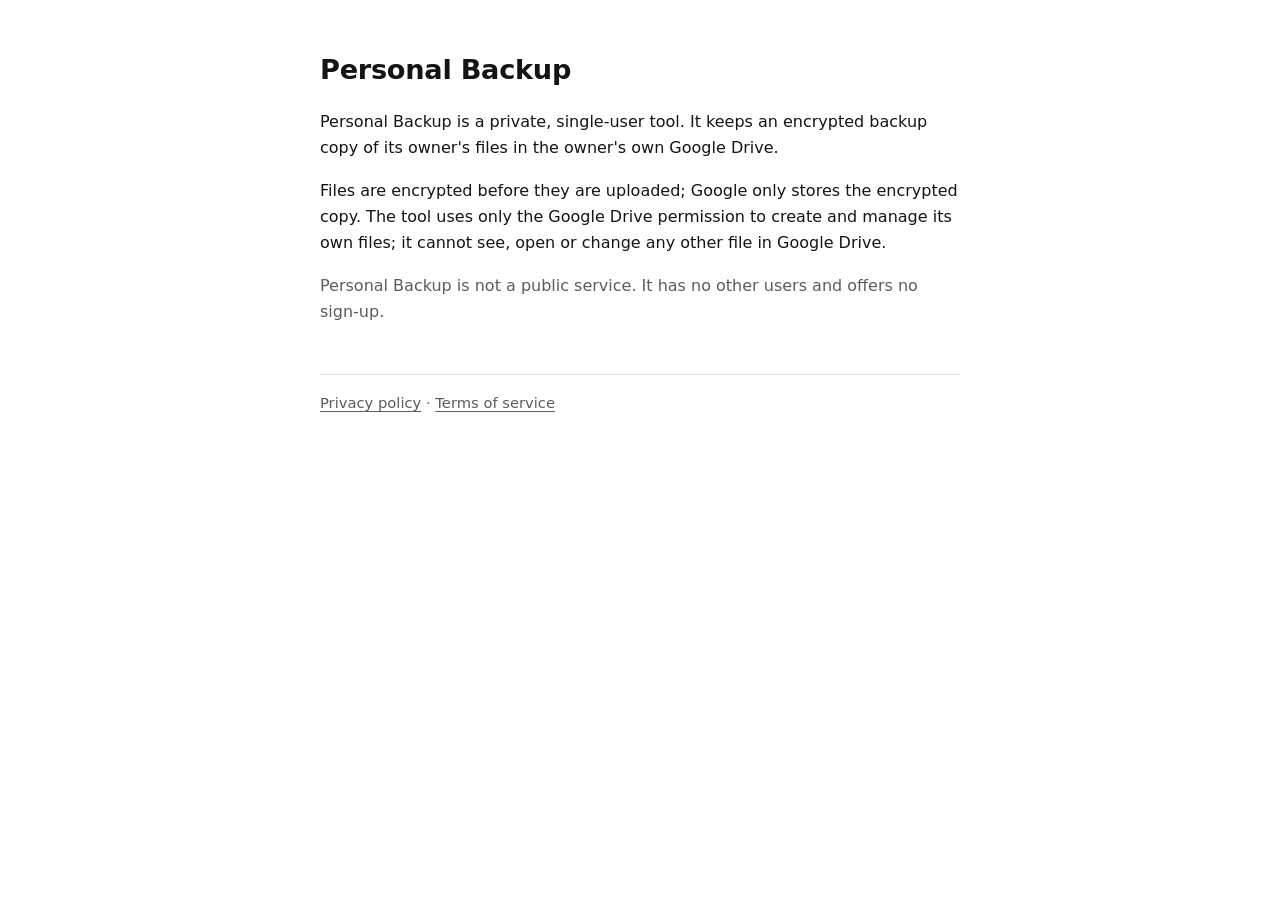
<file: index.html>
<!doctype html>
<html lang="en">
<head>
<meta charset="utf-8">
<meta name="viewport" content="width=device-width, initial-scale=1">
<title>Personal Backup</title>
<meta name="description" content="Personal Backup - a private, single-user tool that keeps an encrypted backup copy of its owner's files in the owner's own Google Drive.">
<link rel="stylesheet" href="style.css">
</head>
<body>
<h1>Personal Backup</h1>
<p>Personal Backup is a private, single-user tool. It keeps an encrypted backup copy of its owner's files in the owner's own Google Drive.</p>
<p>Files are encrypted before they are uploaded; Google only stores the encrypted copy. The tool uses only the Google Drive permission to create and manage its own files; it cannot see, open or change any other file in Google Drive.</p>
<p class="mut">Personal Backup is not a public service. It has no other users and offers no sign-up.</p>
<footer><a href="privacy.html">Privacy policy</a> &middot; <a href="terms.html">Terms of service</a></footer>
</body>
</html>
</file>
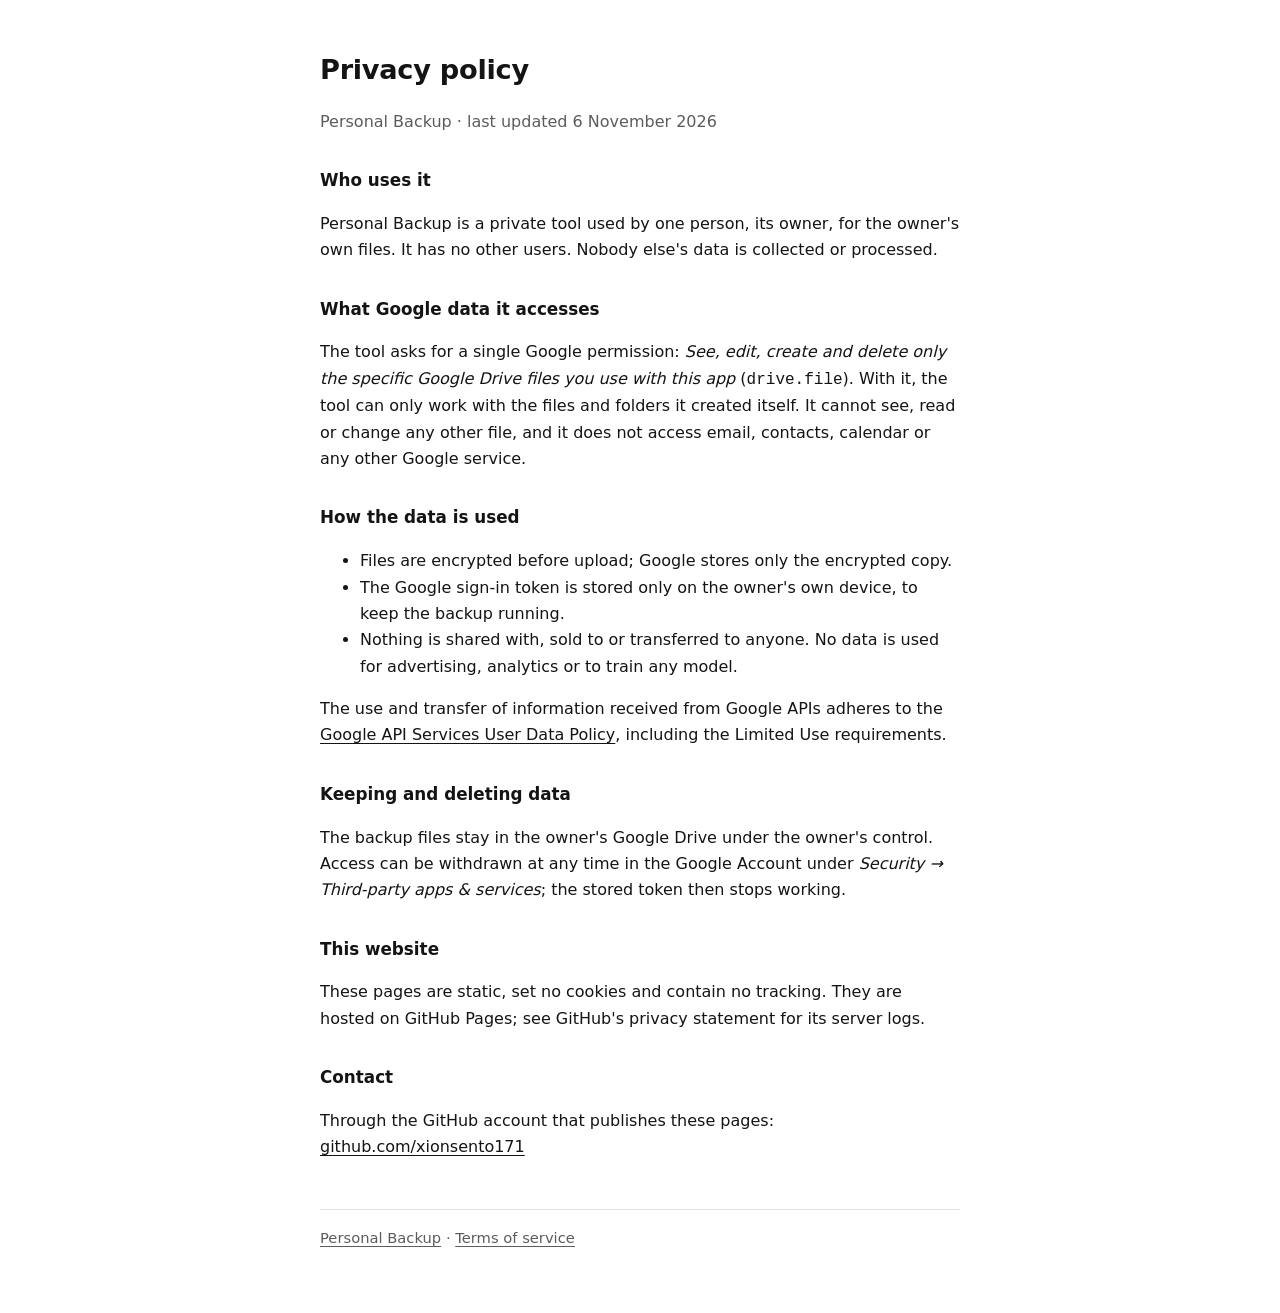
<file: privacy.html>
<!doctype html>
<html lang="en">
<head>
<meta charset="utf-8">
<meta name="viewport" content="width=device-width, initial-scale=1">
<title>Privacy policy - Personal Backup</title>
<link rel="stylesheet" href="style.css">
</head>
<body>
<h1>Privacy policy</h1>
<p class="mut">Personal Backup &middot; last updated 6 November 2026</p>

<h2>Who uses it</h2>
<p>Personal Backup is a private tool used by one person, its owner, for the owner's own files. It has no other users. Nobody else's data is collected or processed.</p>

<h2>What Google data it accesses</h2>
<p>The tool asks for a single Google permission: <em>See, edit, create and delete only the specific Google Drive files you use with this app</em> (<code>drive.file</code>). With it, the tool can only work with the files and folders it created itself. It cannot see, read or change any other file, and it does not access email, contacts, calendar or any other Google service.</p>

<h2>How the data is used</h2>
<ul>
<li>Files are encrypted before upload; Google stores only the encrypted copy.</li>
<li>The Google sign-in token is stored only on the owner's own device, to keep the backup running.</li>
<li>Nothing is shared with, sold to or transferred to anyone. No data is used for advertising, analytics or to train any model.</li>
</ul>
<p>The use and transfer of information received from Google APIs adheres to the <a href="https://developers.google.com/terms/api-services-user-data-policy">Google API Services User Data Policy</a>, including the Limited Use requirements.</p>

<h2>Keeping and deleting data</h2>
<p>The backup files stay in the owner's Google Drive under the owner's control. Access can be withdrawn at any time in the Google Account under <em>Security &rarr; Third-party apps &amp; services</em>; the stored token then stops working.</p>

<h2>This website</h2>
<p>These pages are static, set no cookies and contain no tracking. They are hosted on GitHub Pages; see GitHub's privacy statement for its server logs.</p>

<h2>Contact</h2>
<p>Through the GitHub account that publishes these pages: <a href="https://github.com/xionsento171">github.com/xionsento171</a></p>
<footer><a href="index.html">Personal Backup</a> &middot; <a href="terms.html">Terms of service</a></footer>
</body>
</html>
</file>
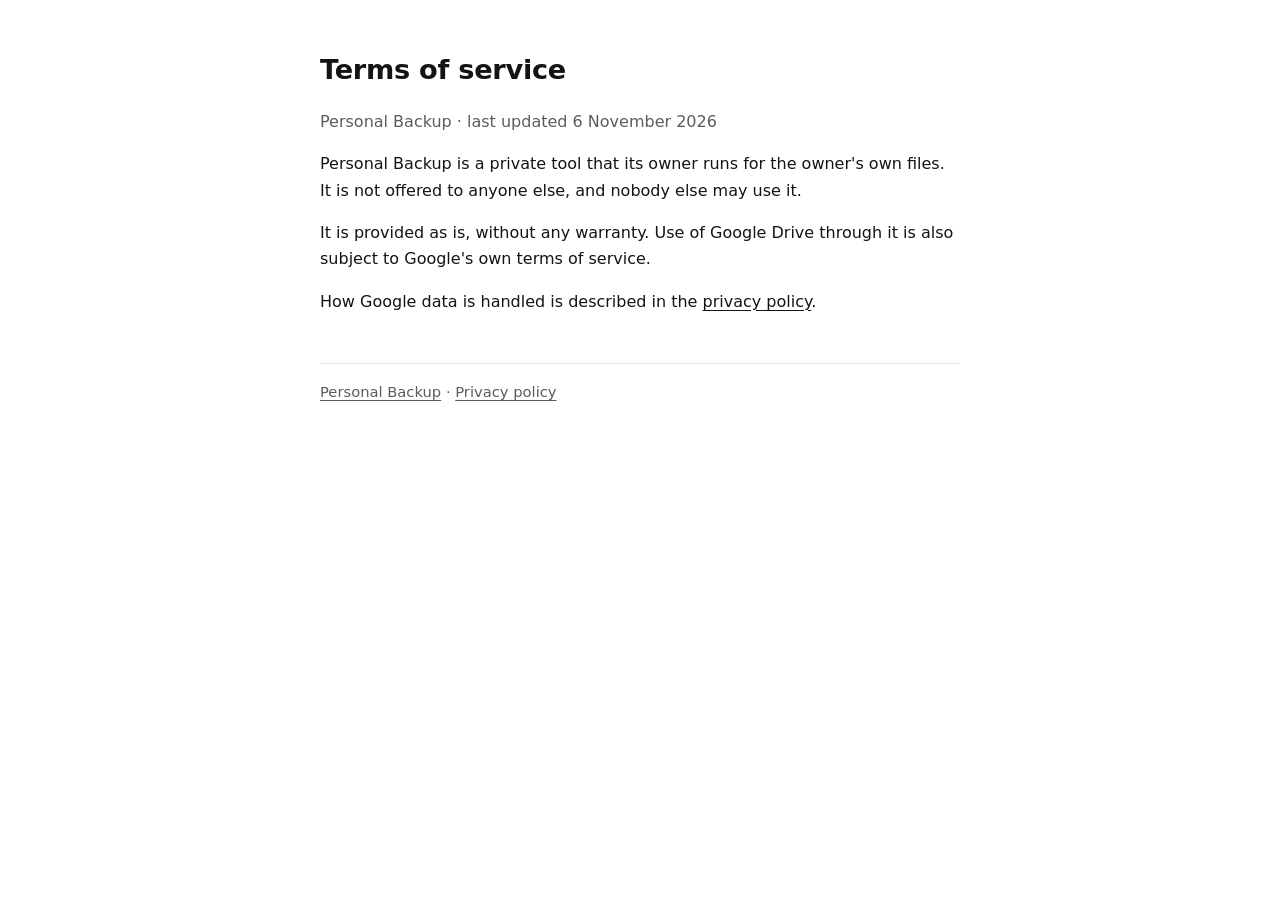
<file: terms.html>
<!doctype html>
<html lang="en">
<head>
<meta charset="utf-8">
<meta name="viewport" content="width=device-width, initial-scale=1">
<title>Terms of service - Personal Backup</title>
<link rel="stylesheet" href="style.css">
</head>
<body>
<h1>Terms of service</h1>
<p class="mut">Personal Backup &middot; last updated 6 November 2026</p>
<p>Personal Backup is a private tool that its owner runs for the owner's own files. It is not offered to anyone else, and nobody else may use it.</p>
<p>It is provided as is, without any warranty. Use of Google Drive through it is also subject to Google's own terms of service.</p>
<p>How Google data is handled is described in the <a href="privacy.html">privacy policy</a>.</p>
<footer><a href="index.html">Personal Backup</a> &middot; <a href="privacy.html">Privacy policy</a></footer>
</body>
</html>
</file>
<file: style.css>
:root { --bg: #ffffff; --fg: #141414; --mut: #5c5c5c; --line: #e2e2e2; }
@media (prefers-color-scheme: dark) { :root { --bg: #0b0b0b; --fg: #e8e8e8; --mut: #9a9a9a; --line: #242424; } }
* { box-sizing: border-box; }
body { background: var(--bg); color: var(--fg); font: 16px/1.65 system-ui, -apple-system, "Segoe UI", sans-serif; max-width: 42rem; margin: 0 auto; padding: 3rem 1rem 4rem; }
h1 { font-size: 1.7rem; margin: 0 0 1rem; letter-spacing: -0.01em; }
h2 { font-size: 1.05rem; margin: 2rem 0 0.4rem; }
.mut { color: var(--mut); }
a { color: inherit; text-underline-offset: 3px; }
footer { margin-top: 3rem; padding-top: 1rem; border-top: 1px solid var(--line); font-size: 0.92rem; color: var(--mut); }
</file>
